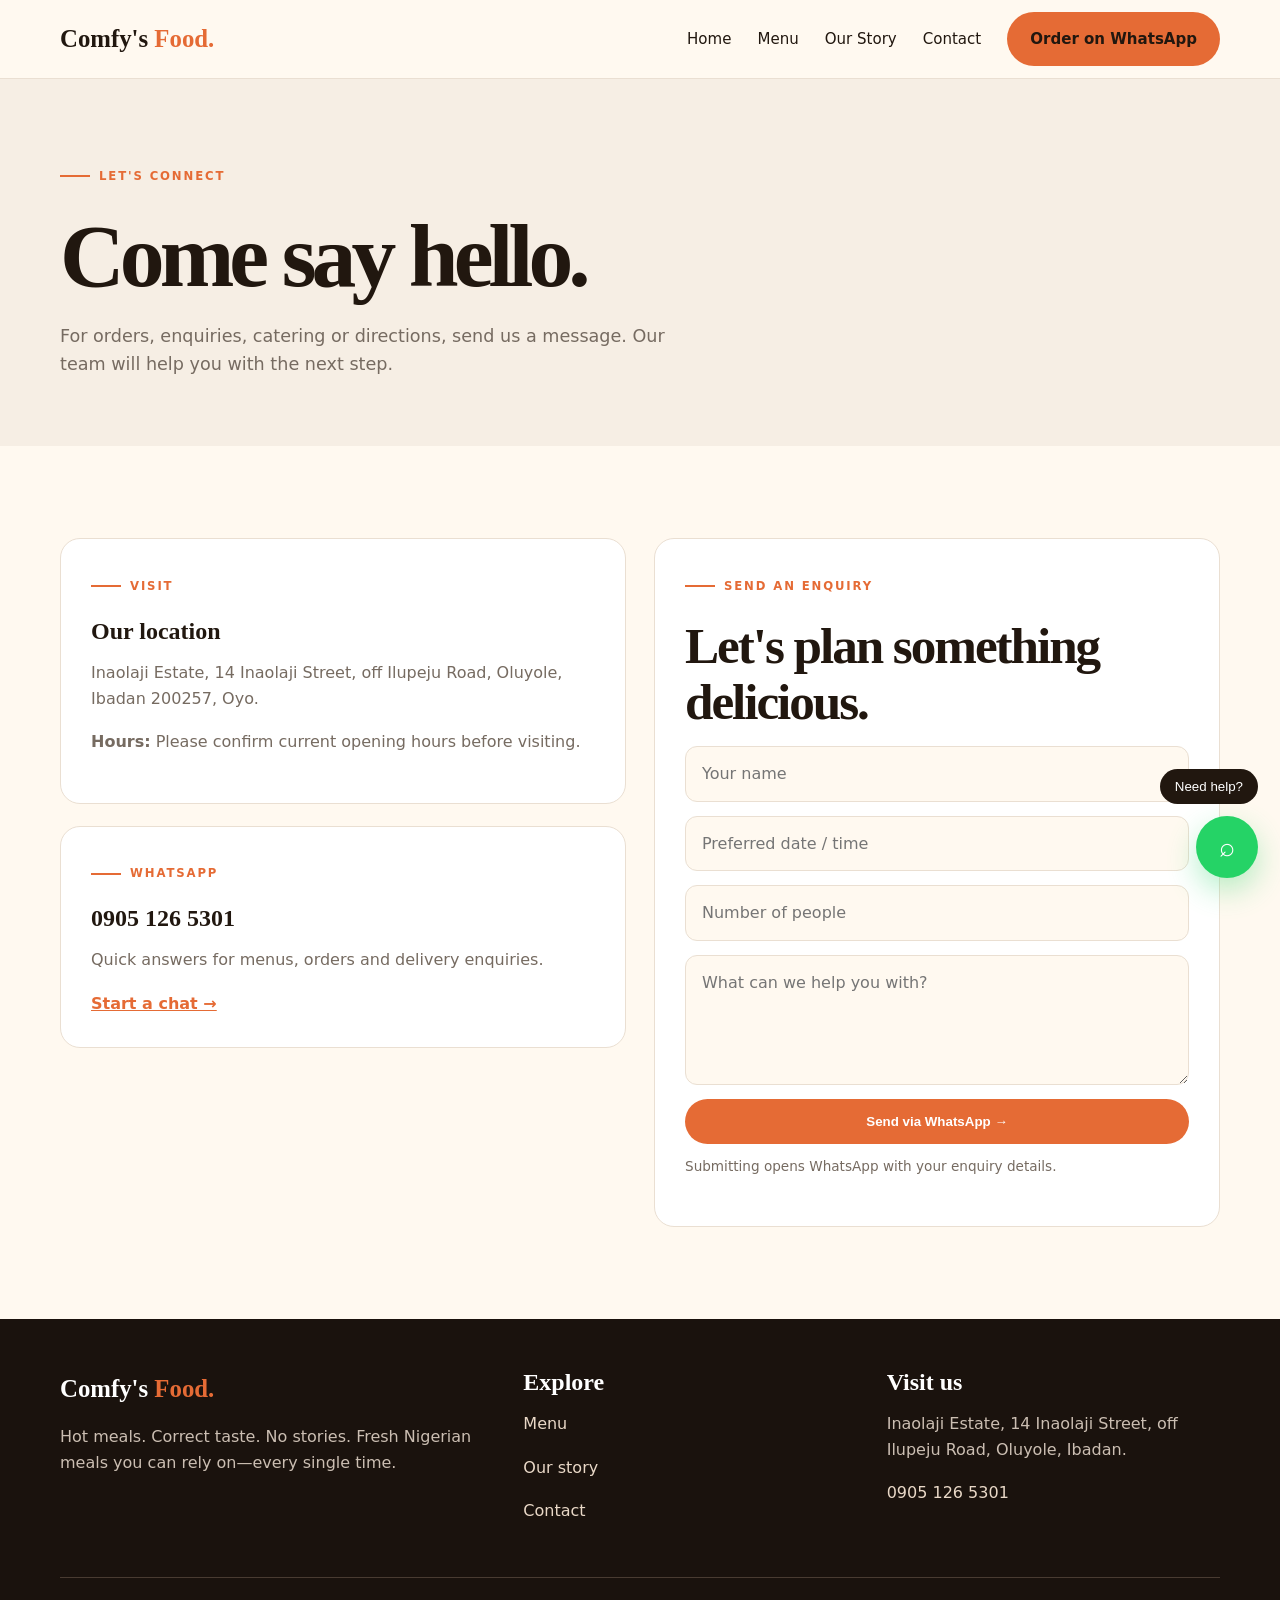
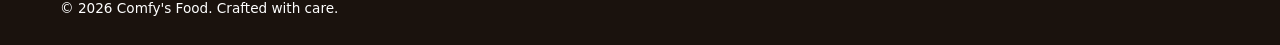
<file: contact.html>
<!doctype html><html lang="en"><head><meta charset="utf-8"><meta name="viewport" content="width=device-width,initial-scale=1"><title>Contact | Comfy's Food</title><meta name="description" content="Comfy's Food — fresh Nigerian meals, comfort and correct taste."><link rel="stylesheet" href="styles.css"></head><body><header class="nav"><div class="container nav-inner">
    <a class="brand" href="index.html">Comfy's <span>Food.</span></a>
    <button class="menu-btn" aria-label="Open menu">☰</button>
    <nav class="links"><a href="index.html">Home</a><a href="menu.html">Menu</a><a href="story.html">Our Story</a><a href="contact.html">Contact</a><a class="btn btn-primary" href="https://wa.me/2349051265301?text=Hello%20Comfy's%20Food!" target="_blank">Order on WhatsApp</a></nav>
    </div></header><main><section class="page-hero"><div class="container"><div class="eyebrow">Let's connect</div><h1>Come say hello.</h1><p>For orders, enquiries, catering or directions, send us a message. Our team will help you with the next step.</p></div></section><section class="section"><div class="container contact-grid"><div><div class="contact-card"><div class="eyebrow">Visit</div><h3>Our location</h3><p>Inaolaji Estate, 14 Inaolaji Street, off Ilupeju Road, Oluyole, Ibadan 200257, Oyo.</p><p><strong>Hours:</strong> Please confirm current opening hours before visiting.</p></div><div class="contact-card" style="margin-top:22px"><div class="eyebrow">WhatsApp</div><h3>0905 126 5301</h3><p>Quick answers for menus, orders and delivery enquiries.</p><a href="https://wa.me/2349051265301" target="_blank">Start a chat →</a></div></div><div class="contact-card"><div class="eyebrow">Send an enquiry</div><h2>Let's plan something delicious.</h2><form id="booking-form" class="form"><input name="name" placeholder="Your name" required><input name="date" type="text" placeholder="Preferred date / time"><input name="guests" placeholder="Number of people"><textarea name="message" placeholder="What can we help you with?" required></textarea><button class="btn btn-primary" type="submit">Send via WhatsApp →</button></form><p style="font-size:.85rem;margin-top:12px">Submitting opens WhatsApp with your enquiry details.</p></div></div></section></main><footer class="footer"><div class="container"><div class="footer-grid">
    <div><a class="brand" href="index.html" style="color:#fff">Comfy's <span>Food.</span></a><p style="margin-top:16px">Hot meals. Correct taste. No stories. Fresh Nigerian meals you can rely on—every single time.</p></div>
    <div><h3 style="color:#fff">Explore</h3><p><a href="menu.html">Menu</a></p><p><a href="story.html">Our story</a></p><p><a href="contact.html">Contact</a></p></div>
    <div><h3 style="color:#fff">Visit us</h3><p>Inaolaji Estate, 14 Inaolaji Street, off Ilupeju Road, Oluyole, Ibadan.</p><p><a href="tel:+2349051265301">0905 126 5301</a></p></div>
    </div><div class="footer-bottom">© 2026 Comfy's Food. Crafted with care.</div></div></footer>
    <button class="chat-toggle" aria-label="Open WhatsApp assistant">Need help?</button>
    <div class="chat"><h3>Hi, foodie 👋</h3><p>Need help choosing a meal or placing an order? Message our team on WhatsApp.</p><a class="btn btn-primary" style="width:100%" target="_blank" href="https://wa.me/2349051265301?text=Hello%20Comfy's%20Food!%20I%20need%20help%20with%20an%20order.">Chat on WhatsApp</a></div>
    <a class="whatsapp" aria-label="WhatsApp" target="_blank" href="https://wa.me/2349051265301?text=Hello%20Comfy's%20Food!">⌕</a><script src="script.js"></script></body></html>
</file>
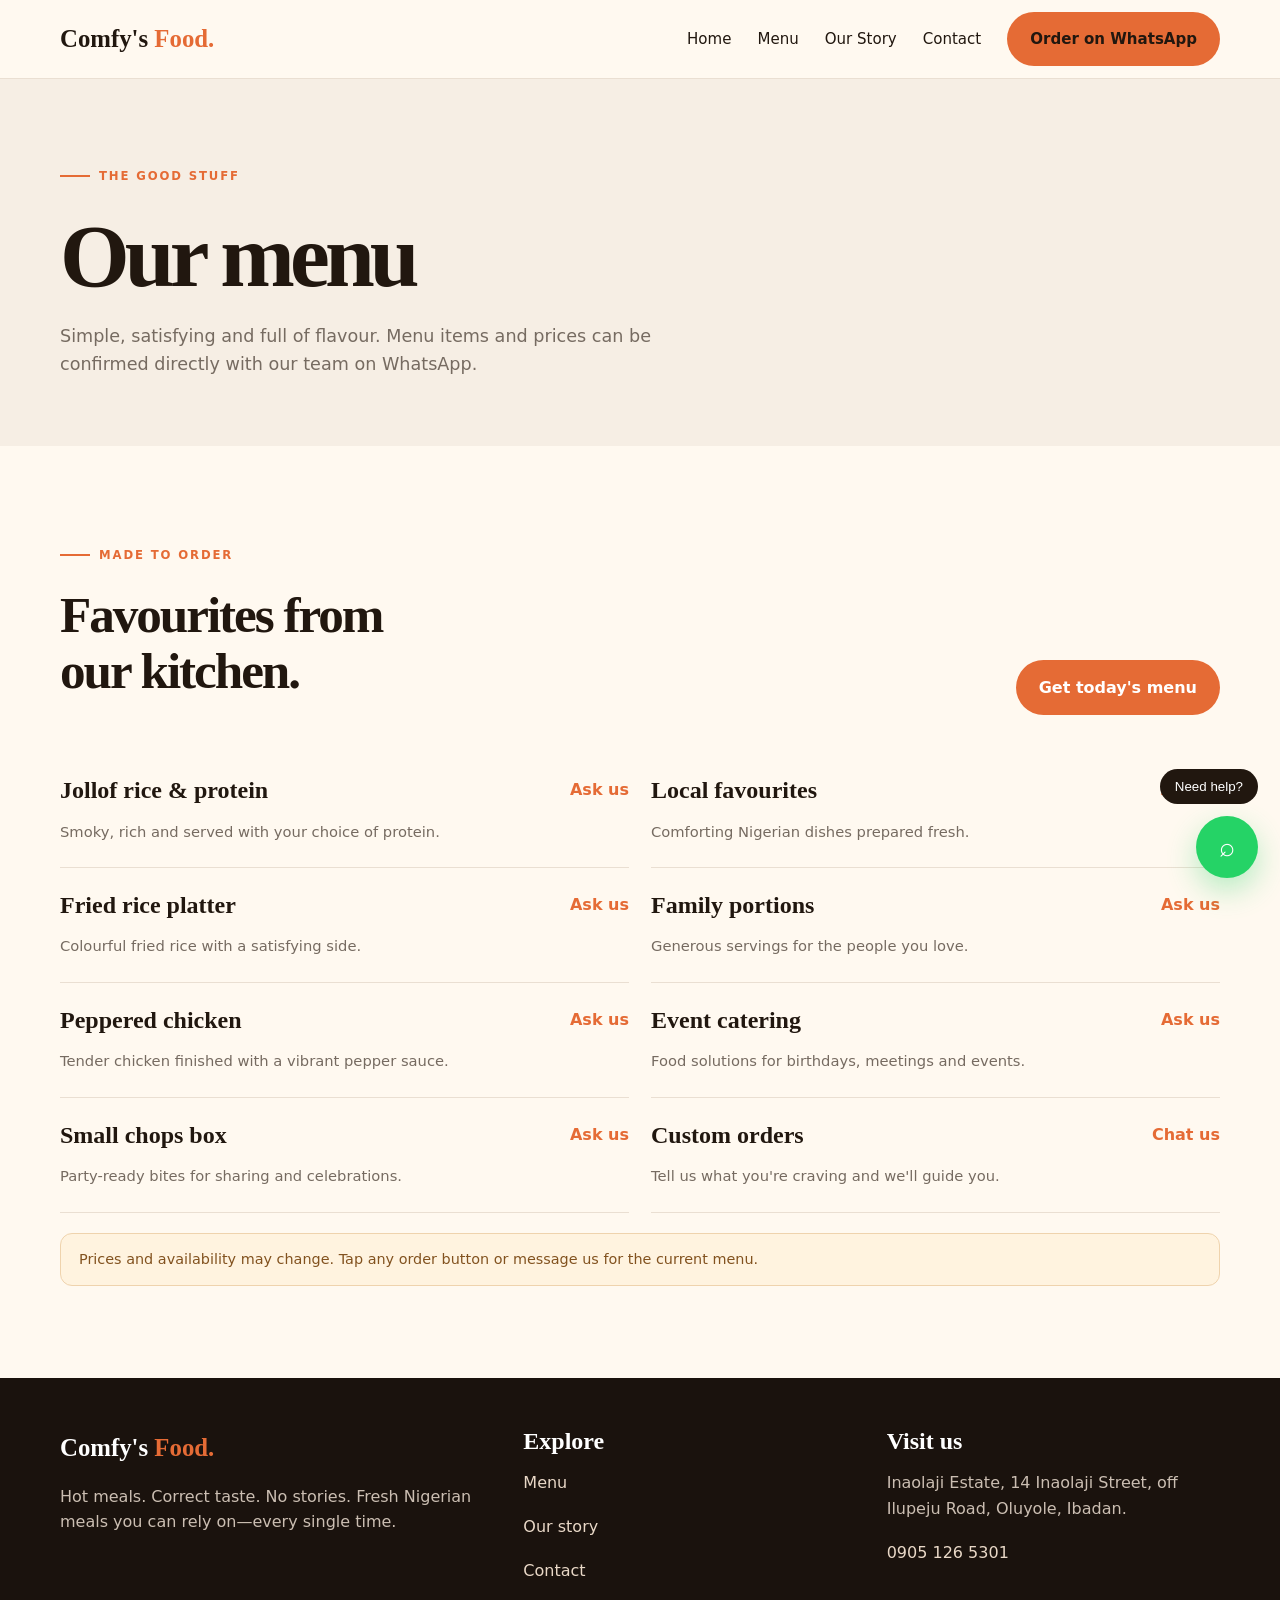
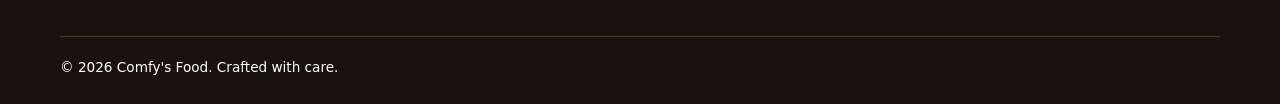
<file: menu.html>
<!doctype html><html lang="en"><head><meta charset="utf-8"><meta name="viewport" content="width=device-width,initial-scale=1"><title>Menu | Comfy's Food</title><meta name="description" content="Comfy's Food — fresh Nigerian meals, comfort and correct taste."><link rel="stylesheet" href="styles.css"></head><body><header class="nav"><div class="container nav-inner">
    <a class="brand" href="index.html">Comfy's <span>Food.</span></a>
    <button class="menu-btn" aria-label="Open menu">☰</button>
    <nav class="links"><a href="index.html">Home</a><a href="menu.html">Menu</a><a href="story.html">Our Story</a><a href="contact.html">Contact</a><a class="btn btn-primary" href="https://wa.me/2349051265301?text=Hello%20Comfy's%20Food!" target="_blank">Order on WhatsApp</a></nav>
    </div></header><main><section class="page-hero"><div class="container"><div class="eyebrow">The good stuff</div><h1>Our menu</h1><p>Simple, satisfying and full of flavour. Menu items and prices can be confirmed directly with our team on WhatsApp.</p></div></section><section class="section"><div class="container"><div class="section-head"><div><div class="eyebrow">Made to order</div><h2>Favourites from<br>our kitchen.</h2></div><a class="btn btn-primary" href="https://wa.me/2349051265301?text=Hello%20Comfy's%20Food!%20Please%20send%20me%20today's%20menu." target="_blank">Get today's menu</a></div><div class="menu-grid">
<div><div class="menu-item"><div><h3>Jollof rice & protein</h3><p>Smoky, rich and served with your choice of protein.</p></div><strong class="price">Ask us</strong></div><div class="menu-item"><div><h3>Fried rice platter</h3><p>Colourful fried rice with a satisfying side.</p></div><strong class="price">Ask us</strong></div><div class="menu-item"><div><h3>Peppered chicken</h3><p>Tender chicken finished with a vibrant pepper sauce.</p></div><strong class="price">Ask us</strong></div><div class="menu-item"><div><h3>Small chops box</h3><p>Party-ready bites for sharing and celebrations.</p></div><strong class="price">Ask us</strong></div></div>
<div><div class="menu-item"><div><h3>Local favourites</h3><p>Comforting Nigerian dishes prepared fresh.</p></div><strong class="price">Ask us</strong></div><div class="menu-item"><div><h3>Family portions</h3><p>Generous servings for the people you love.</p></div><strong class="price">Ask us</strong></div><div class="menu-item"><div><h3>Event catering</h3><p>Food solutions for birthdays, meetings and events.</p></div><strong class="price">Ask us</strong></div><div class="menu-item"><div><h3>Custom orders</h3><p>Tell us what you're craving and we'll guide you.</p></div><strong class="price">Chat us</strong></div></div></div><div class="notice">Prices and availability may change. Tap any order button or message us for the current menu.</div></div></section></main><footer class="footer"><div class="container"><div class="footer-grid">
    <div><a class="brand" href="index.html" style="color:#fff">Comfy's <span>Food.</span></a><p style="margin-top:16px">Hot meals. Correct taste. No stories. Fresh Nigerian meals you can rely on—every single time.</p></div>
    <div><h3 style="color:#fff">Explore</h3><p><a href="menu.html">Menu</a></p><p><a href="story.html">Our story</a></p><p><a href="contact.html">Contact</a></p></div>
    <div><h3 style="color:#fff">Visit us</h3><p>Inaolaji Estate, 14 Inaolaji Street, off Ilupeju Road, Oluyole, Ibadan.</p><p><a href="tel:+2349051265301">0905 126 5301</a></p></div>
    </div><div class="footer-bottom">© 2026 Comfy's Food. Crafted with care.</div></div></footer>
    <button class="chat-toggle" aria-label="Open WhatsApp assistant">Need help?</button>
    <div class="chat"><h3>Hi, foodie 👋</h3><p>Need help choosing a meal or placing an order? Message our team on WhatsApp.</p><a class="btn btn-primary" style="width:100%" target="_blank" href="https://wa.me/2349051265301?text=Hello%20Comfy's%20Food!%20I%20need%20help%20with%20an%20order.">Chat on WhatsApp</a></div>
    <a class="whatsapp" aria-label="WhatsApp" target="_blank" href="https://wa.me/2349051265301?text=Hello%20Comfy's%20Food!">⌕</a><script src="script.js"></script></body></html>
</file>
<file: styles.css>
:root{--ink:#21170f;--cream:#fff9f0;--gold:#c58b45;--orange:#e56b35;--sage:#63745b;--muted:#766b61;--line:#eadfd2;--white:#fff;--shadow:0 18px 50px rgba(43,25,12,.10)}
*{box-sizing:border-box}html{scroll-behavior:smooth}body{margin:0;font-family:Inter,system-ui,-apple-system,Segoe UI,sans-serif;color:var(--ink);background:var(--cream);line-height:1.6}h1,h2,h3{font-family:Georgia,'Times New Roman',serif;line-height:1.1;margin:0 0 16px}h1{font-size:clamp(3rem,7vw,6.8rem);letter-spacing:-.055em}h2{font-size:clamp(2.2rem,4vw,4rem);letter-spacing:-.04em}h3{font-size:1.5rem}p{color:var(--muted);margin:0 0 18px}.container{width:min(1160px,92%);margin:auto}.nav{position:sticky;top:0;z-index:20;background:rgba(255,249,240,.9);backdrop-filter:blur(18px);border-bottom:1px solid var(--line)}.nav-inner{height:78px;display:flex;align-items:center;justify-content:space-between;gap:24px}.brand{font-family:Georgia,serif;font-size:1.55rem;font-weight:700;color:var(--ink);text-decoration:none}.brand span{color:var(--orange)}.links{display:flex;gap:26px;align-items:center}.links a{color:var(--ink);text-decoration:none;font-size:.94rem}.links a:hover{color:var(--orange)}.menu-btn{display:none;background:none;border:0;font-size:1.6rem}.btn{display:inline-flex;align-items:center;justify-content:center;gap:10px;padding:14px 22px;border-radius:999px;text-decoration:none;font-weight:700;border:1px solid transparent;transition:.2s}.btn-primary{background:var(--orange);color:#fff}.btn-primary:hover{transform:translateY(-2px);box-shadow:0 10px 25px #e56b3538}.btn-outline{border-color:var(--ink);color:var(--ink)}.btn-outline:hover{background:var(--ink);color:#fff}.hero{padding:88px 0 80px;overflow:hidden}.hero-grid{display:grid;grid-template-columns:1.02fr .98fr;gap:60px;align-items:center}.eyebrow{display:inline-flex;align-items:center;gap:9px;text-transform:uppercase;letter-spacing:.16em;font-size:.73rem;font-weight:800;color:var(--orange);margin-bottom:22px}.eyebrow:before{content:'';width:30px;height:2px;background:var(--orange)}.hero h1 em{color:var(--orange);font-style:normal}.hero-copy{font-size:1.12rem;max-width:510px}.actions{display:flex;gap:12px;flex-wrap:wrap;margin-top:30px}.hero-art{position:relative}.hero-art img{width:100%;height:570px;object-fit:cover;border-radius:180px 180px 18px 18px;box-shadow:var(--shadow)}.floating-card{position:absolute;bottom:28px;left:-28px;background:#fff;padding:18px 22px;border-radius:16px;box-shadow:var(--shadow);max-width:240px}.floating-card strong{display:block;font-family:Georgia,serif;font-size:1.35rem}.section{padding:92px 0}.section-head{display:flex;justify-content:space-between;gap:30px;align-items:end;margin-bottom:38px}.section-head p{max-width:440px}.cards{display:grid;grid-template-columns:repeat(3,1fr);gap:22px}.card{background:#fff;border:1px solid var(--line);border-radius:20px;overflow:hidden;box-shadow:0 5px 18px rgba(43,25,12,.03)}.card img{width:100%;height:235px;object-fit:cover}.card-body{padding:22px}.price{color:var(--orange);font-weight:800}.tag{display:inline-block;background:#f6e9d9;color:#9b5a28;border-radius:999px;padding:5px 10px;font-size:.72rem;font-weight:800;text-transform:uppercase;letter-spacing:.08em}.split{display:grid;grid-template-columns:1fr 1fr;gap:70px;align-items:center}.split img{width:100%;height:480px;object-fit:cover;border-radius:24px}.quote{border-left:3px solid var(--orange);padding-left:20px;font-family:Georgia,serif;font-size:1.45rem;color:var(--ink)}.stats{display:grid;grid-template-columns:repeat(3,1fr);gap:15px;margin-top:28px}.stat{background:#f6eee4;padding:20px;border-radius:16px}.stat strong{font-size:2rem;font-family:Georgia,serif;display:block}.banner{background:var(--ink);color:#fff;border-radius:28px;padding:58px;display:flex;justify-content:space-between;align-items:center;gap:30px}.banner p{color:#d7c8bb}.page-hero{padding:80px 0 50px;background:#f6eee4}.page-hero p{max-width:650px;font-size:1.1rem}.menu-grid{display:grid;grid-template-columns:repeat(2,1fr);gap:22px}.menu-item{display:flex;justify-content:space-between;gap:20px;padding:24px 0;border-bottom:1px solid var(--line)}.menu-item p{font-size:.92rem;margin:5px 0 0}.contact-grid{display:grid;grid-template-columns:1fr 1fr;gap:28px}.contact-card{padding:30px;background:#fff;border:1px solid var(--line);border-radius:20px}.contact-card a{color:var(--orange);font-weight:700}.form{display:grid;gap:14px}.form input,.form textarea,.form select{width:100%;padding:14px 16px;border:1px solid var(--line);border-radius:12px;background:var(--cream);font:inherit}.form textarea{min-height:130px;resize:vertical}.footer{padding:50px 0 25px;background:#1a120d;color:#fff}.footer p{color:#cbbeb2}.footer-grid{display:grid;grid-template-columns:1.3fr 1fr 1fr;gap:30px}.footer a{color:#e9d8c7;text-decoration:none}.footer-bottom{border-top:1px solid #493b31;margin-top:35px;padding-top:20px;font-size:.85rem}.whatsapp{position:fixed;right:22px;bottom:22px;z-index:30;width:62px;height:62px;border-radius:50%;display:grid;place-items:center;background:#25d366;color:#fff;text-decoration:none;box-shadow:0 12px 30px #25d36655;font-size:1.7rem}.chat{position:fixed;right:22px;bottom:96px;width:300px;background:#fff;border:1px solid var(--line);border-radius:18px;box-shadow:var(--shadow);padding:20px;display:none;z-index:29}.chat.open{display:block}.chat h3{font-size:1.3rem}.chat button{width:100%;margin-top:8px;border:0;cursor:pointer}.chat-toggle{position:fixed;right:22px;bottom:96px;border:0;background:var(--ink);color:#fff;border-radius:999px;padding:10px 15px;z-index:30;cursor:pointer}.notice{background:#fff3df;border:1px solid #efd3ad;padding:14px 18px;border-radius:12px;color:#82521f;font-size:.9rem;margin-top:20px}@media(max-width:800px){.links{display:none}.menu-btn{display:block}.nav-inner{height:70px}.hero{padding:55px 0}.hero-grid,.split,.contact-grid{grid-template-columns:1fr;gap:35px}.hero-art img{height:420px}.floating-card{left:15px}.cards,.menu-grid{grid-template-columns:1fr}.section{padding:65px 0}.section-head{display:block}.banner{padding:35px 25px;display:block}.footer-grid{grid-template-columns:1fr}.stats{grid-template-columns:1fr 1fr}.mobile-open .links{display:flex;position:absolute;top:70px;left:0;right:0;background:var(--cream);padding:22px;flex-direction:column;border-bottom:1px solid var(--line)}}
</file>
